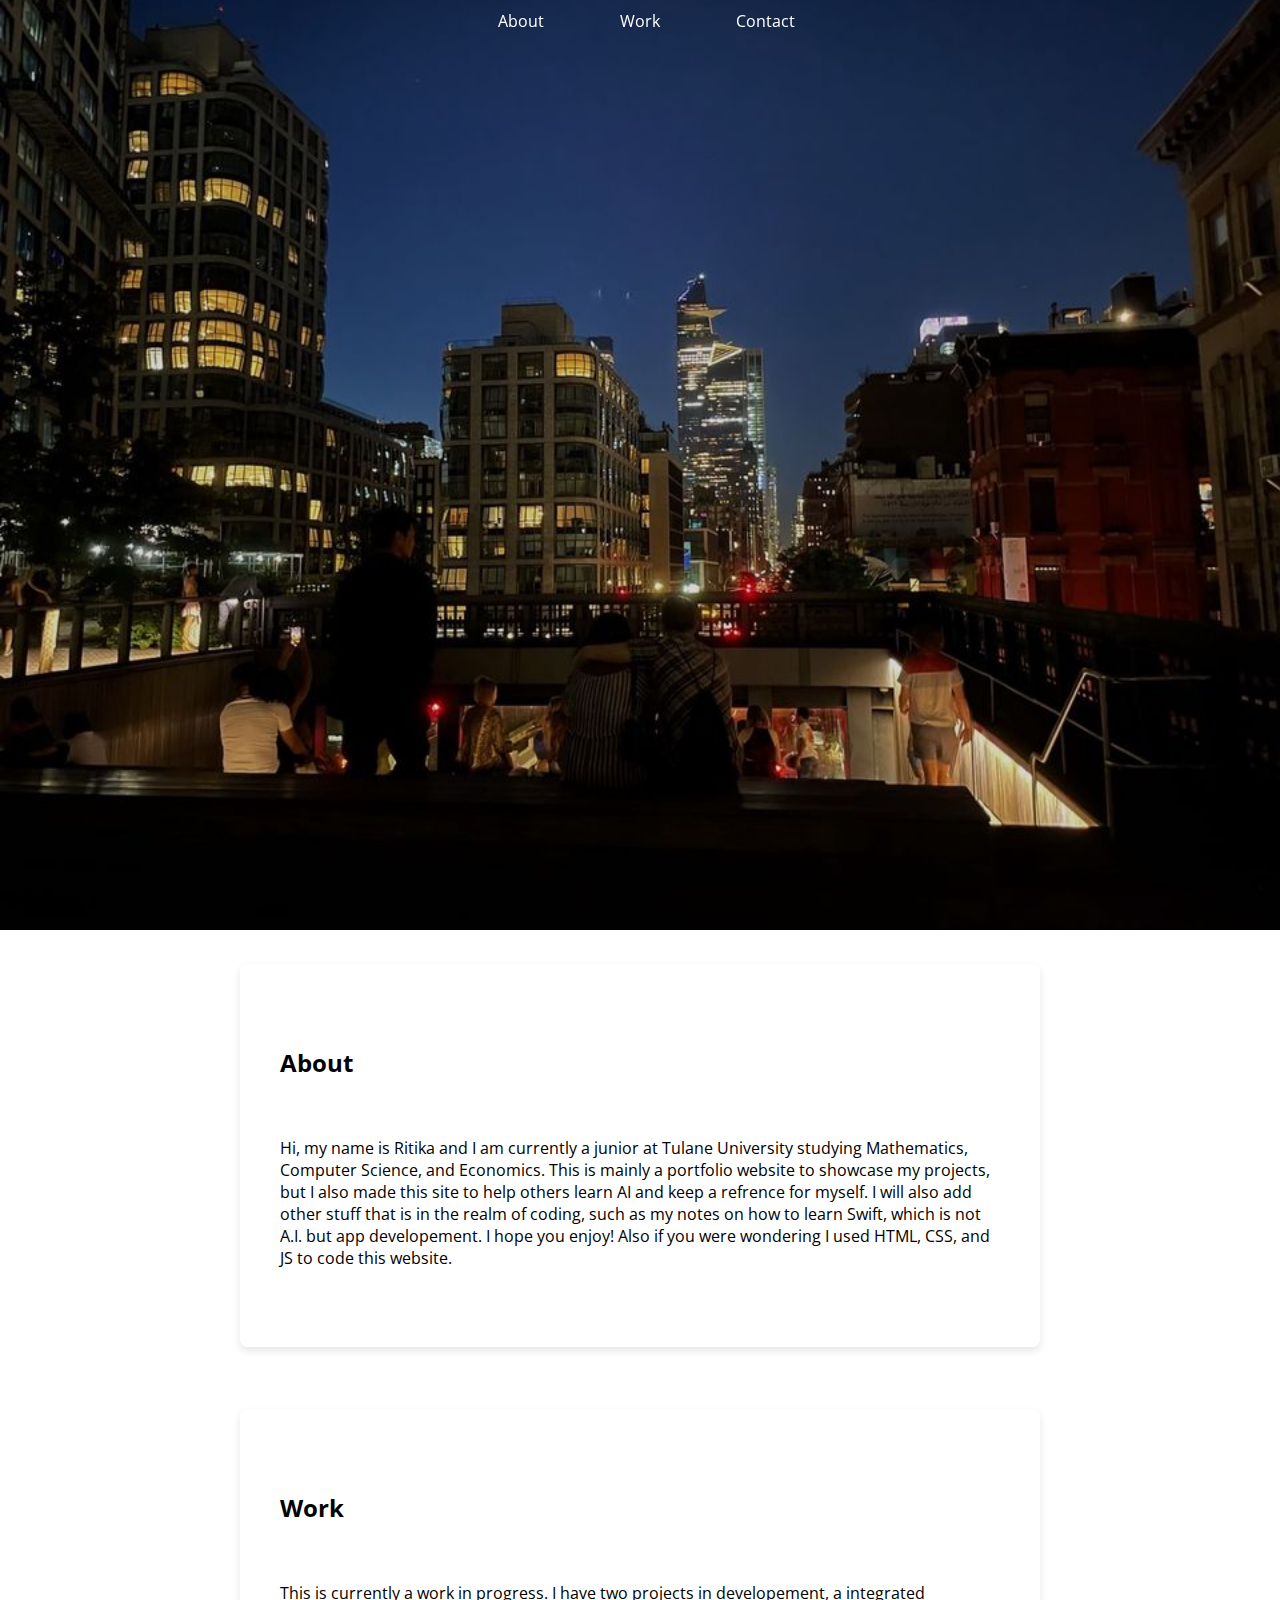
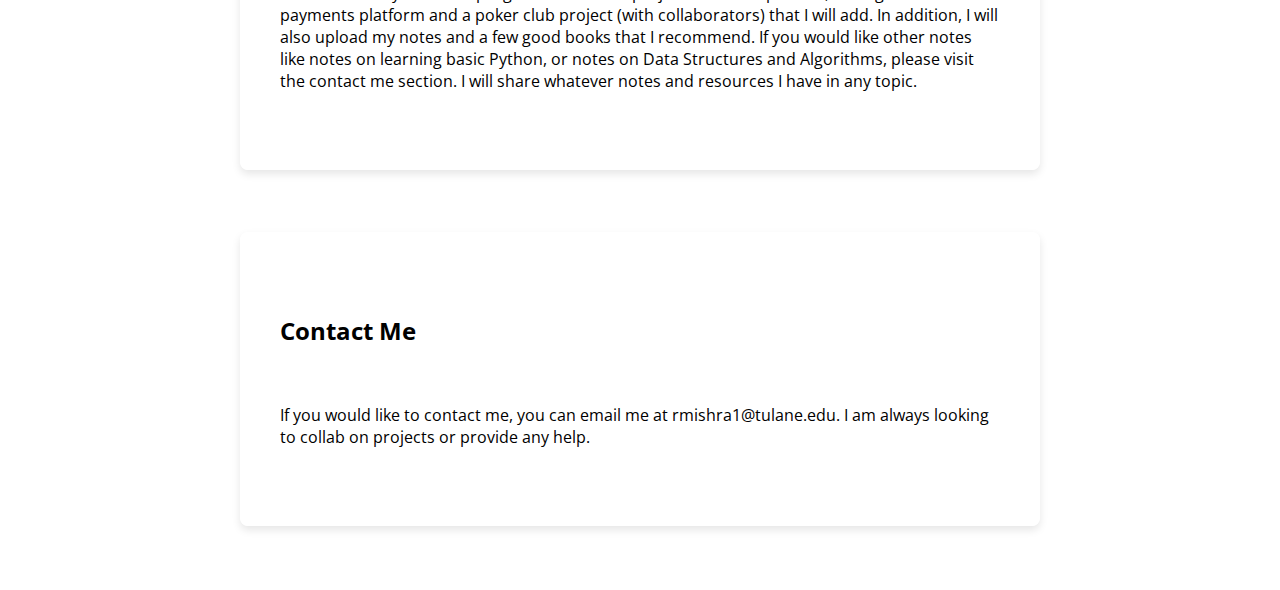
<file: index.html>
<!DOCTYPE html>
<html lang="en">
<head>
    <meta charset="UTF-8">
    <meta name="viewport" content="width=device-width, initial-scale=1.0">
    <title>ritika mishra portfolio </title>
    <link href="https://fonts.googleapis.com/css2?family=Open+Sans:wght@300&family=Roboto:wght@100&display=swap" rel="stylesheet">
    <link rel="stylesheet" href="style.css">
</head>
<body>
    
    <div class="navbar">
        <a href="#about">About</a>
        <a href="#work">Work</a>
        <a href="#contact">Contact</a>
    </div>

    
    <div id="home" class="centered-title">
        <h1>ritika mishra</h1>
    </div>

    
    <div class="main-container">
        <section id="about" class="text-section">
            <h2>About</h2>
            <p> Hi, my name is Ritika and I am currently a junior at Tulane University studying Mathematics, Computer Science, and Economics. This is mainly a portfolio website to showcase my projects, but I also made this site to help others learn AI and keep a refrence for myself. I will also add other stuff that is in the realm of coding, such as my notes on how to learn Swift, which is not A.I. but app developement. I hope you enjoy! Also if you were wondering I used HTML, CSS, and JS to code this website.   </p>
        </section>
        <section id="work" class="text-section">
            <h2>Work</h2>
            </p> This is currently a work in progress. I have two projects in developement, a integrated payments platform and a poker club project (with collaborators) that I will add. In addition, I will also upload my notes and a few good books that I recommend. If you would like other notes like notes on learning basic Python, or notes on Data Structures and Algorithms, please visit the contact me section. I will share whatever notes and resources I have in any topic. </p>
        </section>
        <section id="contact" class="text-section">
            <h2>Contact Me</h2>
            <p>If you would like to contact me, you can email me at rmishra1@tulane.edu. I am always looking to collab on projects or provide any help. </p>
        </section>
    </div>
    <script src="script.js"></script>
</body>
</html>
</file>
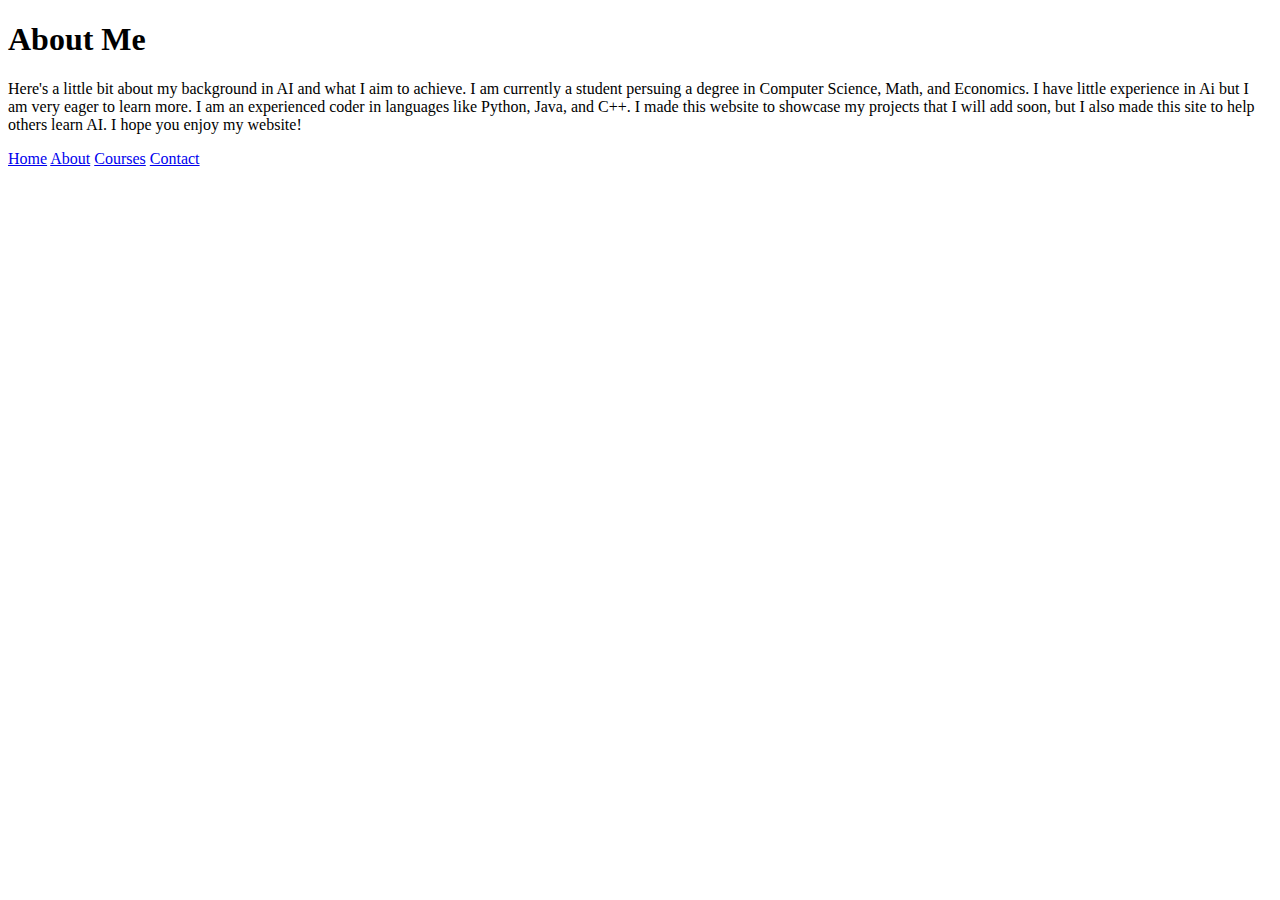
<file: about.html>
<!DOCTYPE html>
<html lang="en">
<head>
    <!-- Head section with meta tags, title, and link to CSS -->
</head>
<body>
    <!-- Sidebar -->
    <!-- Content for About -->
    <div class="content">
        <h1>About Me</h1>
        <p>Here's a little bit about my background in AI and what I aim to achieve. I am currently a student persuing a degree in Computer Science, Math, and Economics. I have little experience in Ai but I am very eager to learn more. I am an experienced coder in languages like Python, Java, and C++. I made this website to showcase my projects that I will add soon, but I also made this site to help others learn AI. I hope you enjoy my website!</p>
    </div>
    <!-- Footer -->
    <div class="sidebar">
    <a href="index.html">Home</a>
    <a href="about.html">About</a>
    <a href="courses.html">Courses</a>
    <a href="contact.html">Contact</a>
    </div>

</body>
</html>
</file>
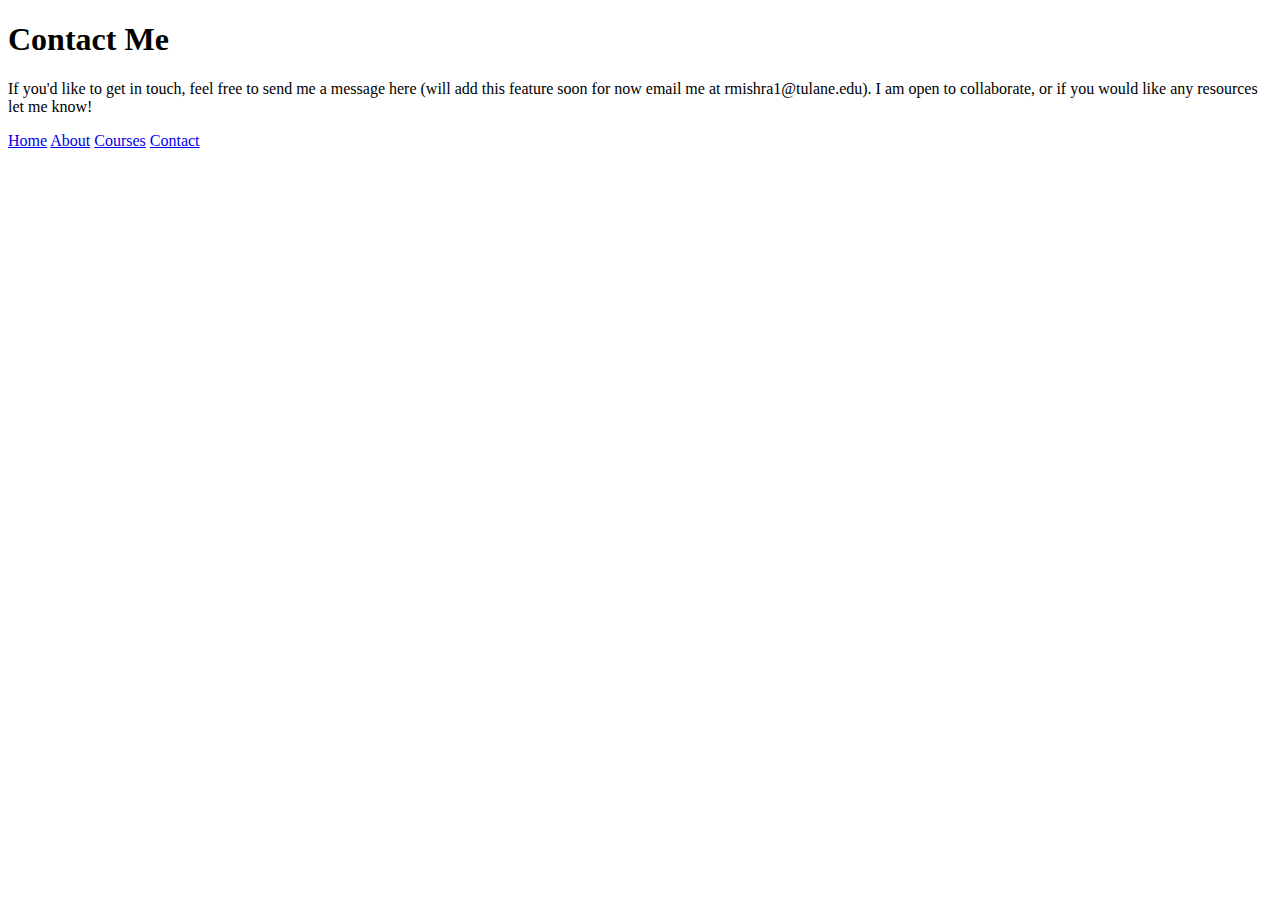
<file: contact.html>
<!DOCTYPE html>
<html lang="en">
<head>
    <!-- Head section with meta tags, title, and link to CSS -->
</head>
<body>
    <!-- Sidebar -->
    <!-- Content for Contact -->
    <div class="content">
        <h1>Contact Me</h1>
        <p>If you'd like to get in touch, feel free to send me a message here (will add this feature soon for now email me at rmishra1@tulane.edu). I am open to collaborate, or if you would like any resources let me know! </p>
        <!-- Contact form (if needed) -->
    <div class="sidebar">
    <a href="index.html">Home</a>
    <a href="about.html">About</a>
    <a href="courses.html">Courses</a>
    <a href="contact.html">Contact</a>
    </div>

    </div>
    <!-- Footer -->
</body>
</html>
</file>
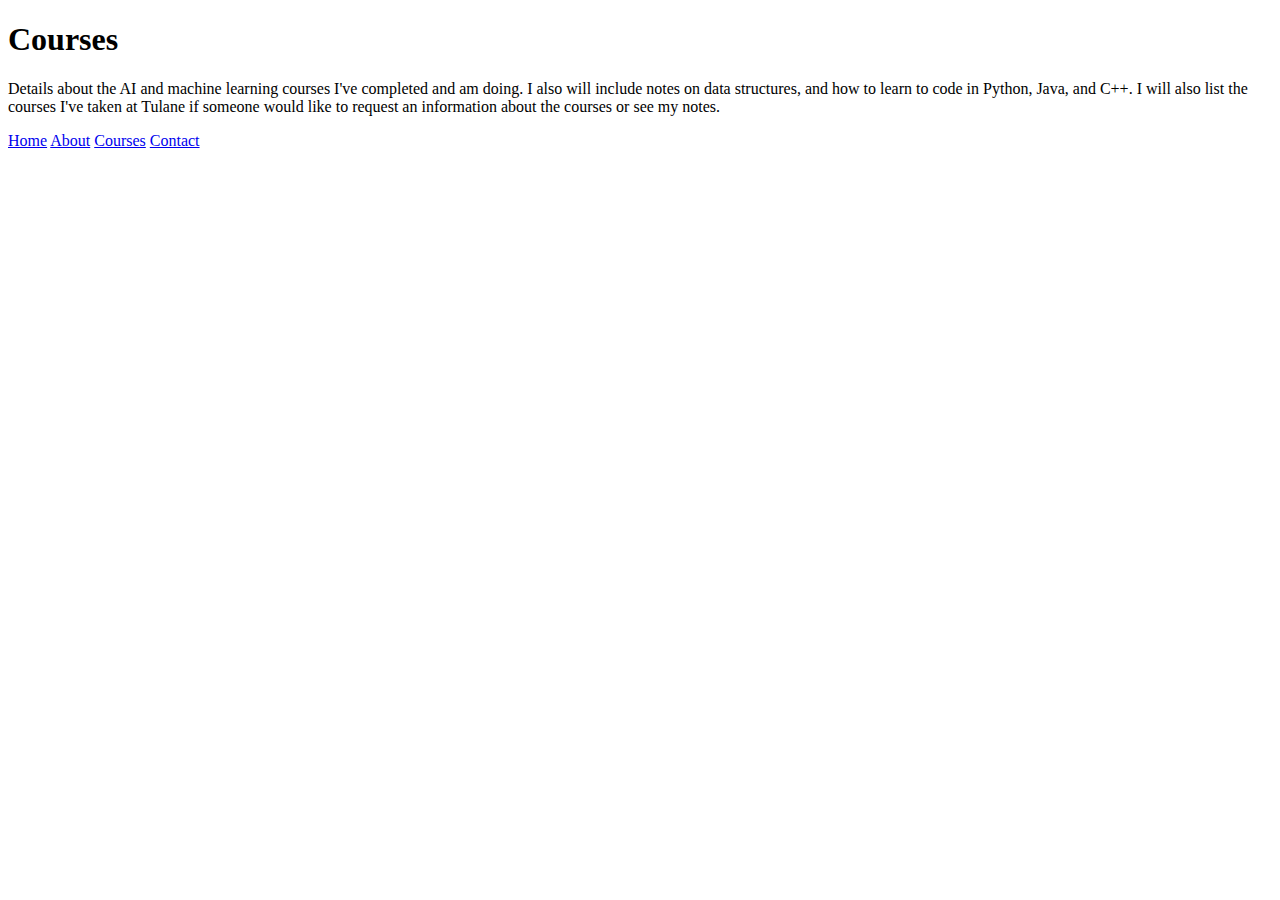
<file: courses.html>
<!DOCTYPE html>
<html lang="en">
<head>
    <!-- Head section with meta tags, title, and link to CSS -->
</head>
<body>
    <!-- Sidebar -->
    <!-- Content for Courses -->
    <div class="content">
        <h1>Courses</h1>
        <p>Details about the AI and machine learning courses I've completed and am doing. I also will include notes on data structures, and how to learn to code in Python, Java, and C++. I will also list the courses I've taken at Tulane if someone would like to request an information about the courses or see my notes. </p>
    </div>
    <!-- Footer -->
    <div class="sidebar">
    <a href="index.html">Home</a>
    <a href="about.html">About</a>
    <a href="courses.html">Courses</a>
    <a href="contact.html">Contact</a>
    </div>

</body>
</html>
</file>
<file: style.css>
body, html {
    margin: 0;
    padding: 0;
    height: 100%;
    scroll-behavior: smooth;
    background: url('/images/vsco_060422.jpg') no-repeat center center fixed;
    background-size: cover;
    font-family: 'Open Sans', sans-serif;
}

/* Fullscreen title */
#home {
    position: fixed;
    width: 100%;
    height: 100vh;
    display: flex;
    justify-content: center;
    align-items: center;
    font-size: 4em;
    color: white;
    font-family: 'Roboto', sans-serif;
    z-index: 999;
    opacity: 0;
    visibility: hidden;
    animation: fadeInAndShow 1s ease-out 2s forwards;
}

/* Navbar styles */
.navbar {
    position: fixed;
    top: 0;
    width: 100%;
    padding: 10px 0;
    background: transparent;
    z-index: 1000;
    text-align: center;
}

.navbar a {
    color: white;
    text-decoration: none;
    padding: 10px 20px;
    font-size: 1em; /* Smaller font size for the navbar links */
}

/* Section content starts below the fullscreen title */
.main-container {
    margin-top: 100vh; /* Offset for the fullscreen title */
}

.text-section {
    background-color: rgba(255, 255, 255, 0.8);
    margin: 20px auto;
    max-width: 800px;
    padding: 40px;
    border-radius: 8px;
    box-shadow: 0 4px 8px rgba(0, 0, 0, 0.1);
    box-sizing: border-box;
}

/* Animation */
@keyframes fadeInAndShow {
    0% {
        opacity: 0;
        visibility: hidden;
    }
    100% {
        opacity: 1;
        visibility: visible;
    }
}
</file>
